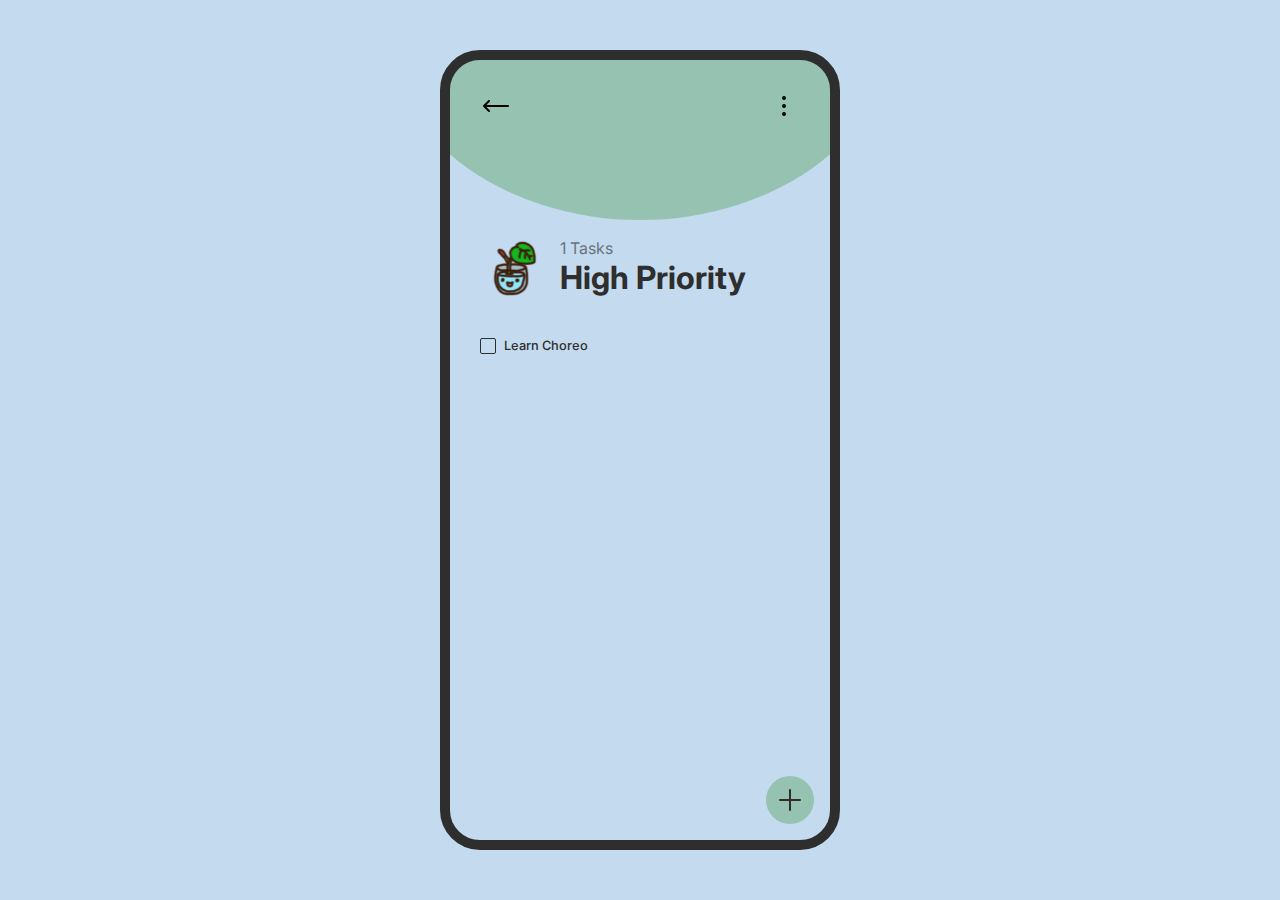
<file: ToDoListHTML/index.html>
<!DOCTYPE html>
<html lang="en">
    <head>
        <meta charset="UTF-8">
        <meta name="viewport" content="width=device-width, initial-scale=1.0">
        <link rel="stylesheet" href="style.css">
        <title>Todo List Application</title>
    </head>
    <body>
        <div class="wrapper show-category">         <!--the phone screen-->
            <div class="screen-backdrop"></div>
            <div class="screen home-screen">
                <div class="head-wrapper">
                    <div class="menu-btn">
                        <svg
                            xmlns="https://www.w3.org/2000/svg"
                            fill="none"
                            viewBox="0 0 24 24"
                            stroke-width="1.5"
                            stroke="currentColor"
                            class="w-6 h-6"
                        >
                            <path
                                stroke-linecap="round"
                                stroke-linejoin="round"
                                d="M3.75 6.75h16.6M3.75 12h16.5m-16.5 5.25H12"
                            />        
                        </svg>
                    </div>
                    <a href="garden.html">Visit My Garden!</a>
                    <div class="welcome">
                        <div class="content">
                            <h1>Hello Wenjie</h1>
                            <p>Today you have <span class="totalTasks">5</span> tasks</p>
                        </div>
                        <div class="img">
                            <div class="backdrop"></div>
                            <img src="icons/girl-leave.PNG" alt="">
                            <h6> Score: <span class="score"></span>5</h6> 
                        </div>
                    </div>
                </div>

                <!-- categories -->
                <div class="categories-wrapper">
                    <div class="categories">
                        <div class="category">
                            <div class="left">
                                <img src="icons/water-plant.PNG" alt="">
                                <div class="content">
                                    <h1>High Priority</h1>
                                    <p>5 Tasks</p>
                                </div>
                            </div>
                            <div class="options">
                                <div class="toggle-btn">
                                    <svg
                                        xmlns="http://www.w3.org/2000/svg"
                                        fill="none"
                                        viewBox="0 0 24 24"
                                        stroke-width="1.5"
                                        stroke="currentColor"
                                        class="w-6 h-6"
                                    >
                                        <path
                                            stroke-linecap="round"
                                            stroke-linejoin="round"
                                            d="M12 6.75a.75.75 0 110-1.5.75.75 0 010 1.5zM12 12.75a.75.75 0 110-1.5.75.75 0 010 1.5zM12 18.75a.75.75 0 110-1.5.75.75 0 010 1.5z"
                                        />
                                    </svg>
                                </div>
                            </div>
                        </div>
                    </div>
                    <div class="categories">
                        <div class="category">
                            <div class="left">
                                <a href="https://open.spotify.com/playlist/37i9dQZF1E4yhpveBnebcw?si=2eaaea4f6b4c4665"> Check out our Lofi Playlist</a>
                            </div>
                        </div>
                    </div>
                </div>
            </div>

            <!-- tasks screen -->
            <div class="screen category-screen">
                <div class="head-wrapper">
                    <div class="back-btn">
                        <svg
                            xmlns="http://www.w3.org/2000/svg"
                            fill="none"
                            viewBox="0 0 24 24"
                            stroke-width="1.5"
                            stroke="currentColor"
                            class="w-6 h-6"
                        >
                            <path
                                stroke-linecap="round"
                                stroke-linejoin="round"
                                d="M6.75 15.75L3 12m0 0l3.75-3.75M3 12h18"
                            />
                        </svg>
                    </div>
                    <div class="options">
                        <svg
                            xmlns="http://www.w3.org/2000/svg"
                            fill="none"
                            viewBox="0 0 24 24"
                            stroke-width="1.5"
                            stroke="currentColor"
                            class="w-6 h-6"
                        >
                            <path
                                stroke-linecap="round"
                                stroke-linejoin="round"
                                d="M12 6.75a.75.75 0 110-1.5.75.75 0 010 1.5zM12 12.75a.75.75 0 110-1.5.75.75 0 010 1.5zM12 18.75a.75.75 0 110-1.5.75.75 0 010 1.5z"
                            />
                        </svg>
                    </div>
                </div>
                <div class="category-details">
                    <img src="icons/water-plant.PNG" alt="" id="category-img">
                    <div class="details">
                        <p class="category-tasks">8 tasks</p>
                        <h1 class="category-title">High Priority</h1>
                    </div>
                </div>
                <div class="tasks-wrapper">
                    <div class="tasks">
                        <div class="task-wrapper">
                            <label for="task" class="task">
                                <input type="checkbox" name="" id="task">
                                <span class="checkmark">
                                    <svg
                                        xmlns="http://www.w3.org/2000/svg"
                                        fill="none"
                                        viewBox="0 0 24 24"
                                        stroke-width="1.5"
                                        stroke="currentColor"
                                        class="w-6 h-6"
                                    >
                                        <path
                                            stroke-linecap="round"
                                            stroke-linejoin="round"
                                            d="M4.5 12.75l6 6 9-13.5"
                                        />
                                    </svg>
                                </span>
                                <p>Finish CS2040 Lab</p>
                            </label>
                            <div class="delete">
                                <svg
                                    xmlns="http://www.w3.org/2000/svg"
                                    fill="none"
                                    viewBox="0 0 24 24"
                                    stroke-width="1.5"
                                    stroke="currentColor"
                                    class="w-6 h-6"
                                >
                                    <path
                                        stroke-linecap="round"
                                        stroke-linejoin="round"
                                        d="M14.74 9l-.346 9m-4.788 0L9.26 9m9.968-3.21c.342.052.682.107 1.022.166m-1.022-.165L18.16 19.673a2.25 2.25 0 01-2.244 2.077H8.084a2.25 2.25 0 01-2.244-2.077L4.772 5.79m14.456 0a48.108 48.108 0 00-3.478-.397m-12 .562c.34-.059.68-.114 1.022-.165m0 0a48.11 48.11 0 013.478-.397m7.5 0v-.916c0-1.18-.91-2.164-2.09-2.201a51.964 51.964 0 00-3.32 0c-1.18.037-2.09 1.022-2.09 2.201v.916m7.5 0a48.667 48.667 0 00-7.5 0"
                                    />
                                </svg>
                            </div>
                        </div>
                    </div>
                </div>
            </div>

            <!-- add task btn -->
            <div class="add-task-btn">
                <svg
                    xmlns="http://www.w3.org/2000/svg"
                    fill="none"
                    viewBox="0 0 24 24"
                    stroke-width="1.5"
                    stroke="currentColor"
                    class="w-6 h-6"
                >
                    <path
                        stroke-linecap="round"
                        stroke-linejoin="round"
                        d="M12 4.5v15m7.5-7.5h-15"
                    />
                </svg>
            </div>

            <!-- backdrop -->
            <div class="black-backdrop"></div>
            <!-- add task form -->
            <div class="add-task">
                <div class="add-task-backdrop"></div>
                <h1 class="heading">Add Task</h1>
                <div class="input-group">
                    <label for="task-input">Task</label>
                    <input type="text" id="task-input" required />
                </div>
                <div class="input-group">
                    <label for="category-select">Priority Level</label>
                    <select name="" id="category-select"></select>
                </div>
                <div class="btns">
                    <button class="cancel-btn">Cancel</button>
                    <button class="add-btn">Add</button>
                </div>
            </div>
        </div>

        <script src="script.js"></script>
    </body>
    </html>
</file>
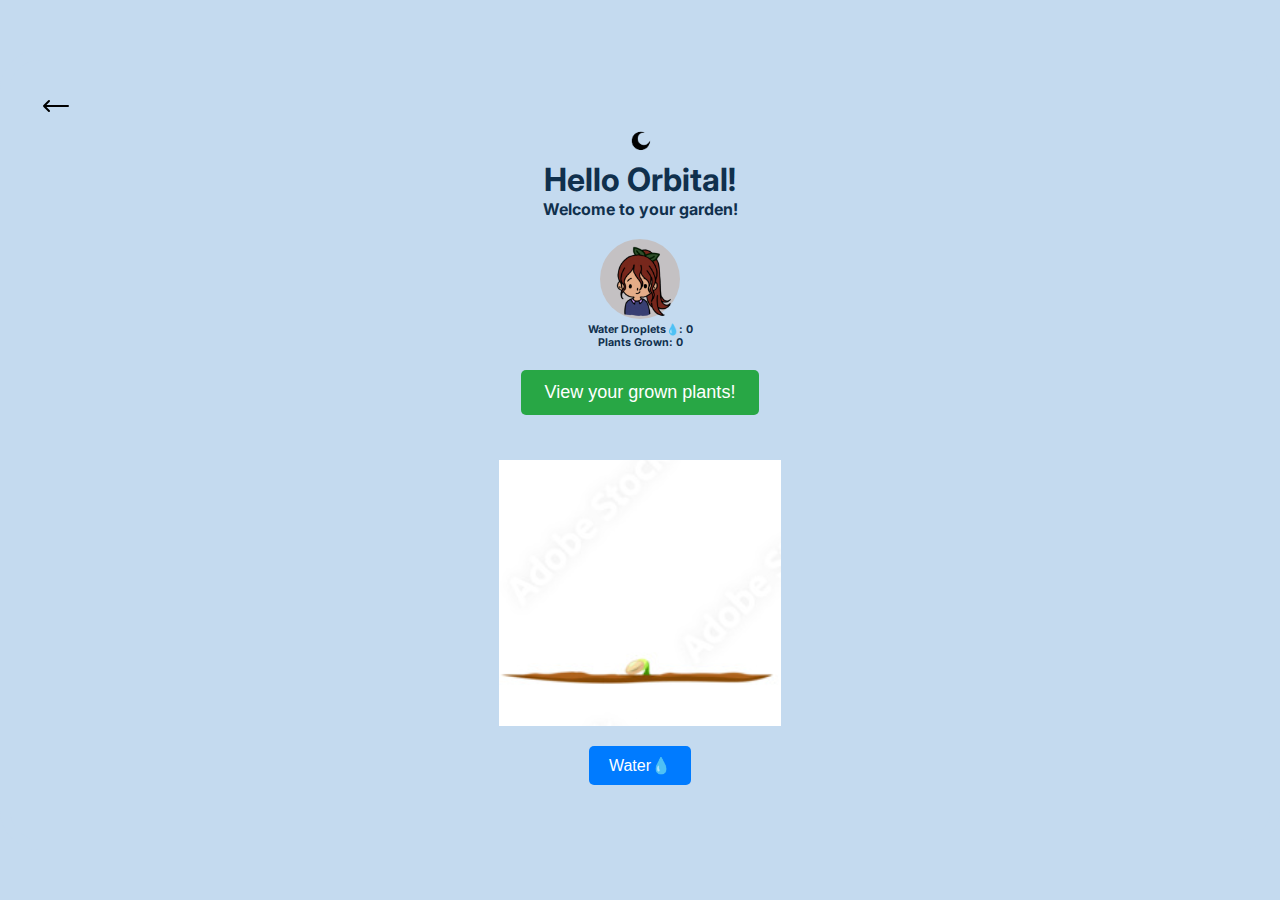
<file: ToDoListHTML/garden.html>
<!DOCTYPE html>
<html lang="en">

<head>
    <meta charset="UTF-8">
    <meta name="viewport" content="width=device-width, initial-scale=1.0">
    <link rel="stylesheet" href="garden.css">
    <title>My Garden</title>
    <style>
        /* Modal background overlay */
        .modal {
            display: none; /* Hidden by default */
            position: fixed; /* Stay in place */
            z-index: 1000; /* Sit on top */
            left: 0;
            top: 0;
            width: 100%; /* Full width */
            height: 100%; /* Full height */
            overflow: auto; /* Enable scroll if needed */
            background-color: rgba(0, 0, 0, 0.4); /* Black with opacity */
        }

        /* Modal content box */
        .modal-content {
            background-color: #fefefe;
            margin: 15% auto; /* 15% from the top and centered */
            padding: 20px;
            border: 1px solid #888;
            width: 80%; /* Could be more or less, depending on screen size */
            max-width: 600px; /* Limit max width */
            overflow: auto; /* Add scroll if needed */
            box-shadow: 0px 4px 8px rgba(0, 0, 0, 0.2); /* Optional shadow */
        }

        /* Close button */
        .close {
            color: #aaa;
            float: right;
            font-size: 28px;
            font-weight: bold;
        }

        .close:hover,
        .close:focus {
            color: black;
            text-decoration: none;
            cursor: pointer;
        }
    </style>
</head>

<body>
    <div class="wrapper">
        <div class="screen home-screen">
            <div class="head-wrapper">
                <div class="back-btn">
                    <svg xmlns="http://www.w3.org/2000/svg" fill="none" viewBox="0 0 24 24" stroke-width="1.5" stroke="currentColor" class="w-6 h-6">
                        <path stroke-linecap="round" stroke-linejoin="round" d="M6.75 15.75L3 12m0 0l3.75-3.75M3 12h18" />
                    </svg>
                </div>
            </div>
            <div class="welcome">
                <div class="content">
                    <img src="icons/moon.PNG" id="mode">
                    <h1>Hello Orbital!</h1>
                    <h4>Welcome to your garden!</h4>
                </div>
                <div class="img">
                    <div class="backdrop"></div>
                    <img src="icons/girl-leave.PNG" alt="">
                    <h6> Water Droplets💧: <span class="score"></span></h6>
                    <h6> Plants Grown: <span class="plants-grown"></span></h6>
                </div>
                <div class="top-right-button">
                    <button id="view-plants-button">View your grown plants!</button>
                </div>
            </div>
        </div>

        <div class="garden-center">
            <img src="" alt="" id="plant-image">
            <button id="water-button">Water💧</button>
        </div>
        <!-- <button id="reset-counter-button">Reset Plant Counter</button> --> <!-- Debugging / reset button -->

        <!-- Series Selection Modal -->
        <div id="series-selection-modal" class="modal">
            <div class="modal-content">
                <span class="close">&times;</span>
                <h2>Choose Your Plant Series</h2>
                <form id="series-form">
                    <!-- Options will be populated dynamically -->
                    <button type="submit">Submit</button>
                </form>
            </div>
        </div>
    </div>

    <script>
        document.addEventListener("DOMContentLoaded", function() {
            // Back button functionality
            const backBtn = document.querySelector(".back-btn");
            backBtn.addEventListener("click", function() {
                window.location.href = "main.html"; // Replace with your main.html file path
            });

            // View plants button functionality
            const viewPlantsButton = document.getElementById("view-plants-button");
            viewPlantsButton.addEventListener("click", function() {
                window.location.href = "plants.html"; // Replace with your plants.html file path
            });

            // Dark mode toggle functionality
            var mode = document.getElementById("mode");
            mode.onclick = function () {
                document.body.classList.toggle("dark-theme");
                mode.src = document.body.classList.contains("dark-theme") ? "icons/sun.PNG" : "icons/moon.PNG";
            }

            // Plant images based on series fix PNG
            var plantImages = {
                basic1: ["icons/l1seed.png", "icons/l2seed.png", "icons/l3seed.png", "icons/l4seed.png", "icons/l5seed.png", "icons/l6seed.png"],
                basic2: ["icons/l1flower.png", "icons/l2flower.png", "icons/l3flower.png", "icons/l4flower.png", "icons/l5flower.png", "icons/l6flower.png"],
                basic3: [
        "icons/l1lily.PNG", 
        "icons/l2lily.PNG", 
        "icons/l3lily.PNG", 
        "icons/l4lily.PNG", 
        "icons/l5lily.PNG", 
        "icons/l6lily.PNG"
    ],
    basic4: [
        "icons/l1rose.PNG", 
        "icons/l2rose.PNG", 
        "icons/l3rose.PNG", 
        "icons/l4rose.PNG", 
        "icons/l5rose.PNG", 
        "icons/l6rose.PNG"
    ],
    basic5: [
        "icons/l1sunflower.PNG", 
        "icons/l2sunflower.PNG", 
        "icons/l3sunflower.PNG", 
        "icons/l4sunflower.PNG", 
        "icons/l5sunflower.PNG", 
        "icons/l6sunflower.PNG"
    ]

            };

            // Initialize variables from localStorage
            var currentSeries = localStorage.getItem("currentSeries") || "basic1";
            var plantImage = document.getElementById("plant-image");
            var waterButton = document.getElementById("water-button");
            var scoreSpan = document.querySelector(".score");
            var plantsGrownSpan = document.querySelector(".plants-grown");
            var seriesSelectionModal = document.getElementById("series-selection-modal");
            var seriesForm = document.getElementById("series-form");
            var closeModal = document.querySelector(".close");

            var score = parseInt(localStorage.getItem("waterDroplets")) || 0;
            var grownPlants = JSON.parse(localStorage.getItem("grownPlants")) || [];
            var currentImageIndex = parseInt(localStorage.getItem("currentImageIndex")) || 0;

            // Set score and grown plants count
            scoreSpan.textContent = score;
            plantsGrownSpan.textContent = grownPlants.length;

            // Set the initial plant image
            if (plantImages[currentSeries] && plantImages[currentSeries][currentImageIndex]) {
                plantImage.src = plantImages[currentSeries][currentImageIndex];
            } else {
                console.error("Image not found for the current series and index.");
            }

            // Populate the series selection modal
            var unlockedSeries = JSON.parse(localStorage.getItem("unlockedSeries")) || [];
            var seriesForm = document.getElementById("series-form");
            var seriesOptions = Object.keys(plantImages);

            seriesOptions.forEach(function(series) {
                if (unlockedSeries.includes(series) || series === "basic1") {
                    var label = document.createElement("label");
                    var input = document.createElement("input");
                    input.type = "radio";
                    input.name = "series";
                    input.value = series;
                    input.checked = series === currentSeries;
                    label.appendChild(input);
                    label.appendChild(document.createTextNode(` ${series === "basic1" ? "Basic 1 (Seed Series)" : "Basic 2 (Flower Series)"}`));
                    seriesForm.insertBefore(label, seriesForm.querySelector("button"));
                    seriesForm.appendChild(document.createElement("br"));
                }
            });

            // Water button functionality
            waterButton.addEventListener("click", function () {
                if (score > 0) {
                    score--;
                    localStorage.setItem("waterDroplets", score);
                    scoreSpan.textContent = score;

                    if (plantImage.src.endsWith(plantImages[currentSeries][plantImages[currentSeries].length - 1])) {
                        grownPlants.push(plantImages[currentSeries][currentImageIndex]);
                        localStorage.setItem("grownPlants", JSON.stringify(grownPlants));
                        plantsGrownSpan.textContent = grownPlants.length;

                        seriesSelectionModal.style.display = 'block';
                    } else {
                        currentImageIndex = (currentImageIndex + 1) % plantImages[currentSeries].length;
                        localStorage.setItem("currentImageIndex", currentImageIndex);
                        plantImage.src = plantImages[currentSeries][currentImageIndex];
                    }
                } else {
                    alert("No more water droplets left!");
                }
            });

            // Series selection form submission
            seriesForm.addEventListener("submit", function (e) {
                e.preventDefault();
                var selectedSeries = document.querySelector('input[name="series"]:checked').value;
                if (selectedSeries) {
                    currentSeries = selectedSeries;
                    currentImageIndex = 0;
                    localStorage.setItem("currentSeries", currentSeries);
                    localStorage.setItem("currentImageIndex", currentImageIndex);
                    plantImage.src = plantImages[currentSeries][currentImageIndex];

                    seriesSelectionModal.style.display = 'none';

                    // Update the unlocked series
                    let unlockedSeries = JSON.parse(localStorage.getItem("unlockedSeries")) || [];
                    if (!unlockedSeries.includes(selectedSeries)) {
                        unlockedSeries.push(selectedSeries);
                        localStorage.setItem("unlockedSeries", JSON.stringify(unlockedSeries));
                    }
                }
            });

            // Close modal functionality
            closeModal.addEventListener("click", function() {
                seriesSelectionModal.style.display = 'none';
            });

            // Reset button functionality
            var resetCounterButton = document.getElementById("reset-counter-button");
            resetCounterButton.addEventListener("click", function() {
                // Clear grown plants data from localStorage
                localStorage.removeItem("grownPlants");
                // Reset the counter display
                plantsGrownSpan.textContent = "0";
                // Optional: Reset current series or other related data
                currentImageIndex = 0;
                localStorage.setItem("currentImageIndex", currentImageIndex);
                if (plantImages[currentSeries] && plantImages[currentSeries][currentImageIndex]) {
                    plantImage.src = plantImages[currentSeries][currentImageIndex];
                }
            });
        });
    </script>
</body>

</html>
</file>
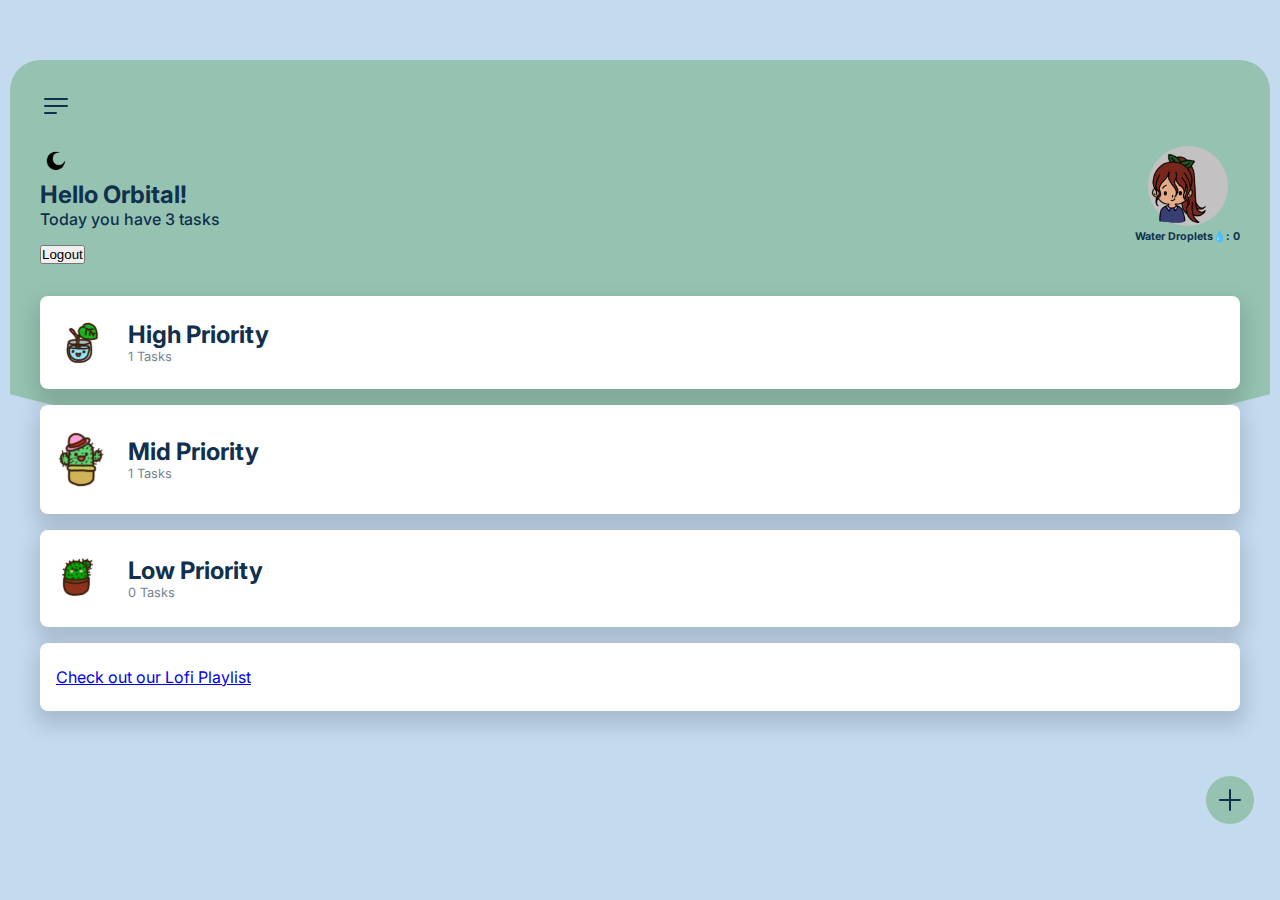
<file: ToDoListHTML/main.html>
<!DOCTYPE html>
<html lang="en">
<head>
    <meta charset="UTF-8">
    <meta name="viewport" content="width=device-width, initial-scale=1.0">
    <link rel="stylesheet" href="main.css">
    <title>Todo List Application</title>
</head>
<body>
    <div class="wrapper">
        <div class="screen-backdrop"></div>
        <div class="screen home-screen">
            <div class="head-wrapper">
                <div class="menu-btn">
                    <svg
                        xmlns="https://www.w3.org/2000/svg"
                        fill="none"
                        viewBox="0 0 24 24"
                        stroke-width="1.5"
                        stroke="currentColor"
                        class="w-6 h-6"
                    >
                        <path
                            stroke-linecap="round"
                            stroke-linejoin="round"
                            d="M3.75 6.75h16.5M3.75 12h16.5m-16.5 5.25H12"
                        />
                    </svg>
                </div>
                <div class="menu">
                    <nav class="side-menu">
                        <ul>
                            <li><a href="garden.html">Visit My Garden!</a></li>
                        </ul>
                        <ul>
                            <li><a href="shop.html">Leafy's Shop</a></li>
                        </ul>
                    </nav>
                </div>
                <div class="welcome">
                    <div class="content">
                        <img src="icons/moon.PNG" id="mode">
                        <h1>Hello Orbital!</h1>
                        <p>Today you have <span class="totalTasks">0</span> tasks</p>
                    </div>
                    <!--<button onclick ="reset()" >reset</button>-->
                    <div class="img">
                        <div class="backdrop"></div>
                        <img src="icons/girl-leave.PNG" alt="">
                        <h6> Water Droplets💧: <span class="score"></span></h6> 
                    </div>
                </div>
                <!-- Add the logout and reset buttons here -->
                <div class="user-actions">
                    <!--<button onclick="resetTasks()">Reset Tasks</button>-->
                    <button onclick="logout()">Logout</button>
                </div>
            </div>
            <!-- categories -->
            <div class="categories-wrapper">
                <div class="categories">
                    <div class="category">
                        <div class="left">
                            <img src="icons/water-plant.PNG" alt="">
                            <div class="content">
                                <h1>High Priority</h1>
                                <p>0 Tasks</p>
                            </div>
                        </div>
                        <div class="options">
                            <div class="toggle-btn">
                                <svg xmlns="http://www.w3.org/2000/svg" fill="none" viewBox="0 0 24 24" stroke-width="1.5" stroke="currentColor" class="w-6 h-6">
                                    <path stroke-linecap="round" stroke-linejoin="round" d="M12 6.75a.75.75 0 110-1.5.75.75 0 010 1.5zM12 12.75a.75.75 0 110-1.5.75.75 0 010 1.5zM12 18.75a.75.75 0 110-1.5.75.75 0 010 1.5z" />
                                </svg>
                            </div>
                        </div>
                    </div>
                </div>
                <div class="categories">
                    <div class="category">
                        <div class="left">
                            <a href="https://open.spotify.com/playlist/37i9dQZF1E4yhpveBnebcw?si=2eaaea4f6b4c4665">Check out our Lofi Playlist</a>
                        </div>
                    </div>
                </div>
            </div>
        </div>
        <!-- tasks screen -->
        <div class="screen category-screen">
            <div class="head-wrapper">
                <div class="back-btn">
                    <svg xmlns="http://www.w3.org/2000/svg" fill="none" viewBox="0 0 24 24" stroke-width="1.5" stroke="currentColor" class="w-6 h-6">
                        <path stroke-linecap="round" stroke-linejoin="round" d="M6.75 15.75L3 12m0 0l3.75-3.75M3 12h18" />
                    </svg>
                </div>
                <div class="options">
                    <svg xmlns="http://www.w3.org/2000/svg" fill="none" viewBox="0 0 24 24" stroke-width="1.5" stroke="currentColor" class="w-6 h-6">
                        <path stroke-linecap="round" stroke-linejoin="round" d="M12 6.75a.75.75 0 110-1.5.75.75 0 010 1.5zM12 12.75a.75.75 0 110-1.5.75.75 0 010 1.5zM12 18.75a.75.75 0 110-1.5.75.75 0 010 1.5z" />
                    </svg>
                </div>
            </div>
            <div class="category-details">
                <img src="icons/water-plant.PNG" alt="" id="category-img">
                <div class="details">
                    <p class="category-tasks">8 tasks</p>
                    <h1 class="category-title">High Priority</h1>
                </div>
            </div>
            <div class="tasks-wrapper">
                <div class="tasks">
                    <div class="task-wrapper">
                        <label for="task" class="task">
                            <input type="checkbox" name="" id="task">
                            <span class="checkmark">
                                <svg xmlns="http://www.w3.org/2000/svg" fill="none" viewBox="0 0 24 24" stroke-width="1.5" stroke="currentColor" class="w-6 h-6">
                                    <path stroke-linecap="round" stroke-linejoin="round" d="M4.5 12.75l6 6 9-13.5" />
                                </svg>
                            </span>
                            <p>Finish CS2040 Lab</p>
                        </label>
                        <div class="delete">
                            <svg xmlns="http://www.w3.org/2000/svg" fill="none" viewBox="0 0 24 24" stroke-width="1.5" stroke="currentColor" class="w-6 h-6">
                                <path stroke-linecap="round" stroke-linejoin="round" d="M14.74 9l-.346 9m-4.788 0L9.26 9m9.968-3.21c.342.052.682.107 1.022.166m-1.022-.165L18.16 19.673a2.25 2.25 0 01-2.244 2.077H8.084a2.25 2.25 0 01-2.244-2.077L4.772 5.79m14.456 0a48.108 48.108 0 00-3.478-.397m-12 .562c.34-.059.68-.114 1.022-.165m0 0a48.11 48.11 0 013.478-.397m7.5 0v-.916c0-1.18-.91-2.164-2.09-2.201a51.964 51.964 0 00-3.32 0c-1.18.037-2.09 1.022-2.09 2.201v.916m7.5 0a48.667 48.667 0 00-7.5 0" />
                            </svg>
                        </div>
                    </div>
                </div>
            </div>
        </div>
        <!-- add task btn -->
        <div class="add-task-btn">
            <svg xmlns="http://www.w3.org/2000/svg" fill="none" viewBox="0 0 24 24" stroke-width="1.5" stroke="currentColor" class="w-6 h-6">
                <path stroke-linecap="round" stroke-linejoin="round" d="M12 4.5v15m7.5-7.5h-15" />
            </svg>
        </div>
        <!-- backdrop -->
        <div class="black-backdrop"></div>
        <!-- add task form -->
        <div class="add-task">
            <div class="add-task-backdrop"></div>
            <h1 class="heading">Add Task</h1>
            <div class="input-group">
                <label for="task-input">Task</label>
                <input type="text" id="task-input" required />
            </div>
            <div class="input-group">
                <label for="category-select">Priority Level</label>
                <select name="" id="category-select"></select>
            </div>
            <div class="btns">
                <button class="cancel-btn">Cancel</button>
                <button class="add-btn">Add</button>
            </div>
        </div>
    </div>
    <script src="main.js"></script>
    <script>
        var mode = document.getElementById("mode");
        mode.onclick = function() {
            document.body.classList.toggle("dark-theme");
            if (document.body.classList.contains("dark-theme")) {
                mode.src = "icons/sun.PNG";
            } else {
                mode.src = "icons/moon.PNG";
            }
        }

        function logout() {
            // Perform any necessary logout actions here
            window.location.href = 'login.html';
        }

        function reset() {
            // Function to reset all tasks
            // You can clear tasks data from local storage or your data structure here
            document.querySelector('.totalTasks').innerText = '0';
            // Update the UI or reload the page if necessary
        }
    </script>
</body>
</html>
</file>
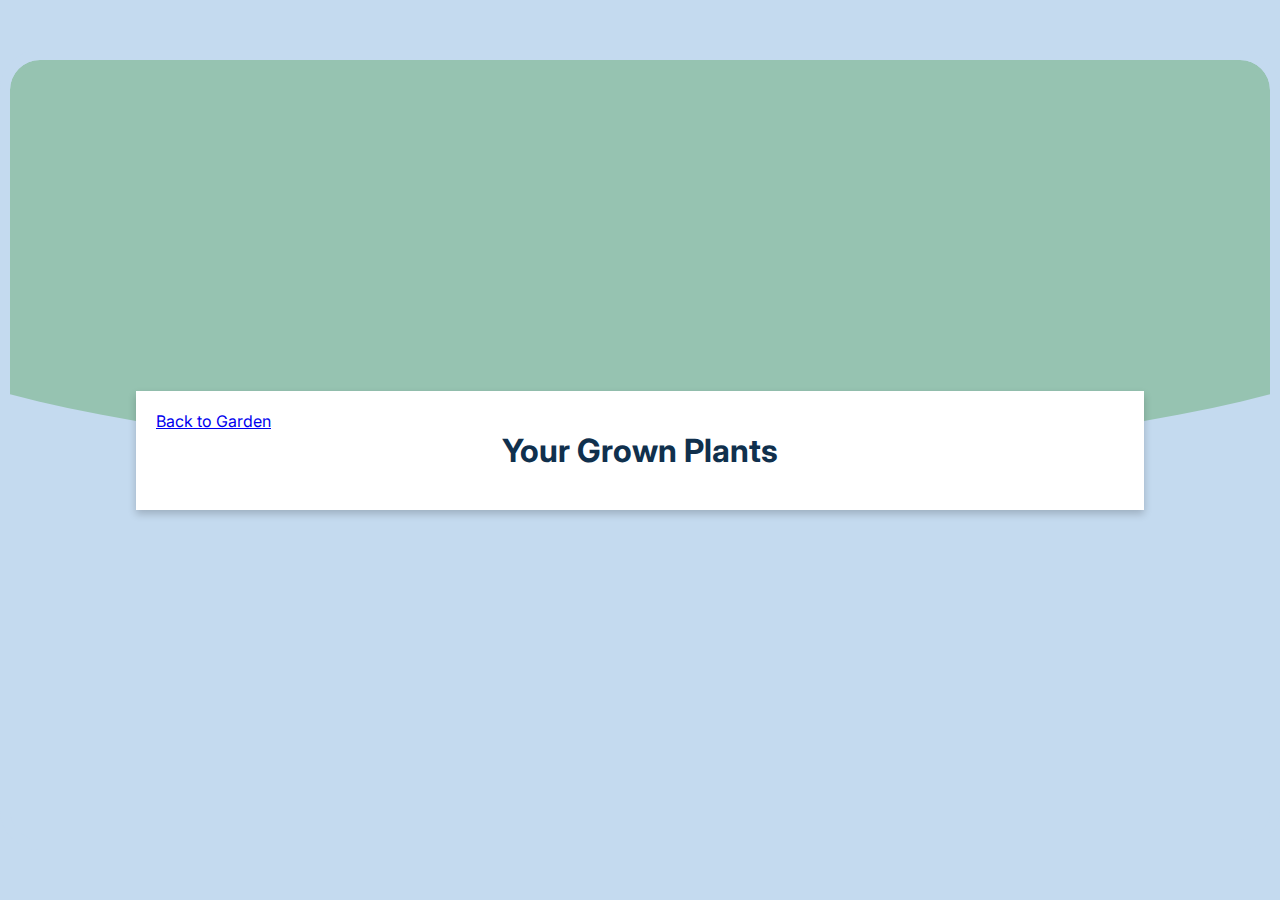
<file: ToDoListHTML/plants.html>
<!DOCTYPE html>
<html lang="en">

<head>
    <meta charset="UTF-8">
    <meta name="viewport" content="width=device-width, initial-scale=1.0">
    <link rel="stylesheet" href="plants.css">
    <title>Plants Grown</title>
</head>

<body>
    <div class="wrapper">
        <div class="screen-backdrop"></div>
        <div class="screen plants-screen">
            <a href="garden.html">Back to Garden</a>
            <div class="plants-list">
                <h1>Your Grown Plants</h1>
                <div class="plants-container" id="plants-container">
                    <!-- Plants will be dynamically added here -->
                </div>
            </div>
        </div>
    </div>

    <script src="main.js"></script>
    <script>
        var plantsContainer = document.getElementById("plants-container");

        window.addEventListener("load", function () {
            var grownPlants = JSON.parse(localStorage.getItem("grownPlants")) || [];
            
            grownPlants.forEach(function(plantImageSrc) {
                var plantImg = document.createElement("img");
                plantImg.src = plantImageSrc;
                plantImg.alt = "Grown plant";
                plantsContainer.appendChild(plantImg);
            });
        });
    </script>
</body>

</html>
</file>
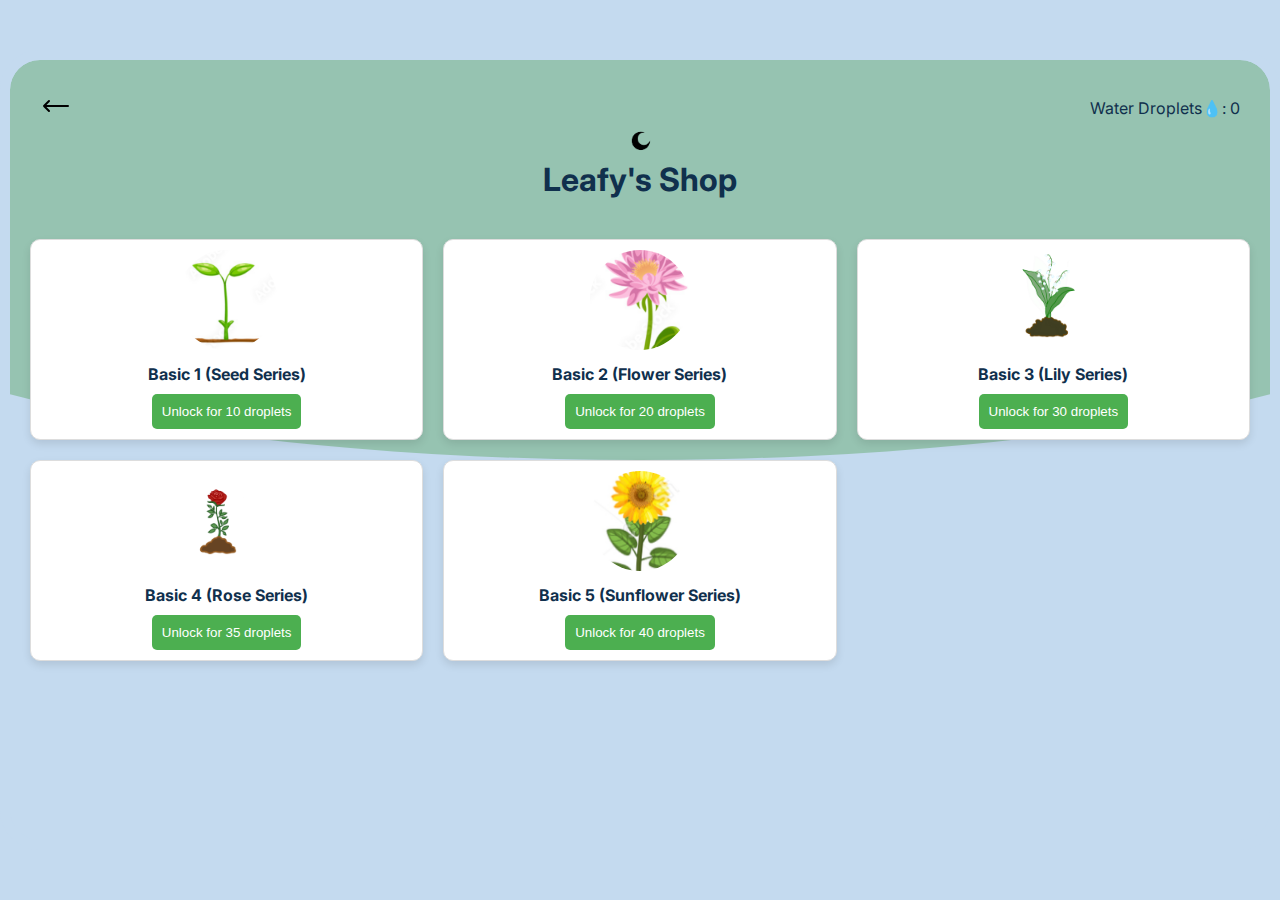
<file: ToDoListHTML/shop.html>
<!DOCTYPE html>
<html lang="en">

<head>
    <meta charset="UTF-8">
    <meta name="viewport" content="width=device-width, initial-scale=1.0">
    <link rel="stylesheet" href="shop.css">
    <title>Leafy's Shop</title>
</head>

<body>
    <div class="wrapper">
        <div class="screen-backdrop"></div>
        <div class="screen home-screen">
            <div class="head-wrapper">
                <div class="back-btn">
                    <svg xmlns="http://www.w3.org/2000/svg" fill="none" viewBox="0 0 24 24" stroke-width="1.5" stroke="currentColor" class="w-6 h-6">
                        <path stroke-linecap="round" stroke-linejoin="round" d="M6.75 15.75L3 12m0 0l3.75-3.75M3 12h18" />
                    </svg>
                </div>
                <!-- Water droplet count display -->
                <div class="water-droplet-count">
                    Water Droplets💧: <span id="droplet-count">0</span>
                </div>
            </div>
            <div class="welcome">
                <div class="content">
                    <img src="icons/moon.PNG" id="mode">
                    <h1>Leafy's Shop</h1>
                </div>
            </div>
        </div>
        <div class="shop-container">
            <!-- Shop items will be dynamically inserted here -->
        </div>
        <!-- Reset button -->
        <div class="reset-container">
            <!--<button id="reset-unlocked-series-button">Reset Unlocked Series</button> -->
        </div>
    </div>
    <script src="shop.js"></script>
</body>

</html>
</file>
<file: ToDoListHTML/style.css>
@import url(https://fonts.googleapis.com/css?family=Inter:100,200,300,regular,500,600,700,800,900);

* {
    margin: 0;
    padding: 0;
    box-sizing: border-box;
}

::-webkit-scrollbar {
    width: 0;
}

body {
    min-height: 100vh;
    color: #2e2e2e;
    display: flex;
    align-items: center;
    justify-content: center;
    background-color: rgb(196, 218, 239);
    font-family: "Inter", sans-serif;
}

.wrapper {
    position: relative;
    height: 100vh;
    width: 100%;
    overflow: hidden;
    padding: 30px 0;
    display: flex;
}

@media (min-width:768px) {
    .wrapper {
        height: 50rem;
        width: 25rem;
        border-radius: 40px;
        border: 10px solid #2e2e2e;
    }
}

.wrapper .screen {
    flex: 1;
    min-width: 100%;
    transition: all 0.3s;
}

.wrapper.show-category .home-screen {
    transform: translateX(-100%);
}

.wrapper.show-category .category-screen {
    transform: translateX(-100%);
}

.wrapper.show-category .screen-backdrop {
    transform: translate(-50%, -60%);
}

.screen-backdrop {
    width: 135%;
    height: 25rem;
    position: absolute;
    top: 0;
    left: 50%;
    z-index: -1;
    transform: translateX(-50%);
    border-radius: 0 0 50% 50%;
    background-color: rgb(150, 195, 177);
    transform: all 0.3s;
}

.head-wrapper {
    padding: 0 30px;
}

.menu-btn {
    width: 2rem;
    cursor: pointer;
    color:#2e2e2e;
}

.welcome {
    display: flex;
    justify-content: space-between;
    margin-top: 20px;
    color: #0f201b;
}

.welcome h1 {
    font-size: 1.5rem;
}

.welcome p {
    font-weight: 500;
}

.welcome .img {
    position: relative;
}

.welcome .img img {
    width: 5rem;
}

.welcome .img .backdrop {
    position: absolute;
    top: 0;
    left: 50%;
    transform: translateX(-50%);
    width: 5rem;
    height: 4.5rem;
    border-radius: 50%;
    background-color: rgb(196, 193, 195);
    z-index: -1;
}

.categories-wrapper {
    margin-top: 1rem;
    height: calc(100% - 8rem);
    padding: 0 30px;
    padding-bottom: 20px;
    overflow: auto;
}

.categories {
    padding-top: 1rem;
    display: flex;
    flex-direction: column;
    gap: 1rem;
}

.category {
    background-color: rgb(255, 255, 255);
    border-radius: 0.5rem;
    padding: 1.5rem 1rem;
    cursor: pointer;
    display: flex;
    justify-content: space-between;
    box-shadow: 0 10px 20px 5px #00000023;
    transition: all 0.3s;
}

.categories .category:hover {
    transform: translateY(-5px);
    box-shadow: 0 10px 20px 5px #00000023;
}

.category .left {
    display: flex;
    gap: 1.5rem;
    align-items: center;
}

.category .left img {
    width: 3rem;
}

.category .content h1 { /*Priority Heading*/
    font-size: 1.5rem;
}

.category .content p { /*Number of tasks under heading*/
    color: rgb(0, 0, 0);
    font-size: 0.8rem;
    opacity: 0.6;
}

.category .options {
    opacity: 0;
    visibility: hidden;
    transition: all 0.3s;
}

.category:hover .options {
    opacity: 1;
    visibility: visible
}

.category .toggle-btn {
    width: 2rem;
    cursor: pointer;
    opacity: 0.6;
}

/* tasks screen */
.category-screen .head-wrapper {
    display: flex;
    justify-content: space-between;
    align-items: center;
}

.category-screen .head-wrapper svg {
    width: 2rem;
    cursor: pointer;
    color: black;
}

.category-details {
    padding: 0 30px;
    margin-top: 7rem;
    display: flex;
    align-items: center;
    gap: 1rem;
}

.category-details img {
    width: 4rem;
}

.category-details .details p {
    opacity: 0.6;
}

/* tasks */
.tasks-wrapper {
    padding: 0 30px;
    margin-top: 1rem;
    height: calc(100% -12rem);
    padding-bottom: 20px;
    overflow: auto;
}

.no-task {
    margin-top: 5rem;
    text-align: center;
    font-size: 1.5rem;
    opacity: 0.6;
}

.tasks {
    padding-top: 1rem;
    display: flex;
    flex-direction: column;
    gap: 1rem;
}

.task-wrapper {
    display: flex;
    justify-content: space-between;
    align-items: center;
}

.task {
    display: flex;
    gap: 0.5rem;
    align-items: center;
    font-size: 0.8rem;
    font-weight: 500;
    width: max-content;
    cursor: pointer;
}

.task input {
    display: none;
}

.task .checkmark {
    width: 1rem;
    height: 1rem;
    border-radius: 2px;
    border: 1px solid #2e2e2e;
    display: flex;
    align-items: center;
    justify-content: center;
}

.task .checkmark svg {
    width: 1rem;
    color: #2e2e2e;
    opacity: 0;
    transition: all 0.3s;
}

.task:hover .checkmark svg {
    opacity: 1;
}

.task .checkmark svg path {
    stroke-width: 3;
}

.task input:checked~.checkmark {
    background-color: #43634d;
}

.task input:checked~.checkmark svg {
    opacity: 1;
    color: aliceblue;
}

.task input:checked~p {
    text-decoration: line-through;
    opacity: 0.6;
}

.task-wrapper .delete {
    min-width: 2rem;
    height: 2rem;
    padding: 0.5rem;
    border-radius: 50%;
    color: #2e2e2e;
    cursor: pointer;
    background-color: rgba(0, 0, 0, 0.031);
    opacity: 0;
    visibility: hidden;
    transition: all 0.3s;
}

.task-wrapper:hover .delete {
    visibility: visible;
    opacity: 1;
}

.task-wrapper .delete:hover {
    color: rgb(255, 0, 0);
    background-color: rgba(0, 0, 0, 0.1);
}

/* add task */
.add-task-btn {
    position: absolute;
    bottom: 1rem;
    right: 1rem;
    width: 3rem;
    height: 3rem;
    border-radius: 50%;
    cursor: pointer;
    display: flex;
    align-items: center;
    justify-content: center;
    background-color: rgb(150, 195, 177);
    transition: all 0.3s;
}

.add-task-btn.active {
    z-index: 1;
    bottom: 20rem;
    transform: rotate(45deg);
}

.add-task-btn:hover {
    transform: scale(1.1);
}

.add-task-btn svg {
    width: 2rem;
    color: #2e2e2e;
}

.add-task {
    position: absolute;
    bottom: -100%;
    left: 0;
    width: 100%;
    padding: 20px 30px;
    transition: all 0.3s;
}

.add-task.active {
    bottom: 0;
}

.add-task .heading {
    font-size: 1.5rem;
    margin-bottom: 1rem;
}

.input-group {
    position: relative;
    margin-bottom: 20px;
}

.input-group input,
.input-group label {
    display: block;
    width: 100%;
}

.input-group input,
.input-group select {
    width: 100%;
    border: 1px solid rgb(196, 218, 239);
    border-radius: 5px;
    padding: 10px;
    font-size: 16px;
}

.input-group label {
    width: max-content;
    padding: 0 5px;
    margin-top: 5px;
    font-size: 14px;
    color: #666;
    margin-bottom: 5px;
}

.btns {
    display: flex;
    gap: 1rem;
    justify-content: flex-end;
    align-items: center;
}

.btns button {
    z-index: 2;
    padding: 8px 10px;
    border-radius: 4px;
    border: none;
    outline: none;
    font-size: 12px;
    font-weight: 600;
    cursor: pointer;
}

.btns button.add-btn {
    background-color: rgb(150, 195, 177);
    color: #2e2e2e;
}

.add-task-backdrop {
    position: absolute;
    bottom: 0;
    left: 50%;
    transform: translateX(-50%);
    width: 135%;
    height: 20rem;
    border-radius: 50% 50% 0 0;
    background-color: #fff;
    border-top: 1px solid ;
}

.black-backdrop {
    position: absolute;
    top: 0;
    left: 0;
    width: 100%;
    height: 100%;
    backdrop-filter: blur(5px);
    background-color: #00000023;
    opacity: 0;
    visibility: hidden;
    transition: all 0.3s;
}

.black-backdrop.active {
    opacity: 1;
    visibility: visible;
}

.center {
    margin: auto;
    width: 15%;
    padding: 10px;
  }
</file>
<file: ToDoListHTML/garden.css>
@import url(https://fonts.googleapis.com/css?family=Inter:100,200,300,regular,500,600,700,800,900);

* {
    margin: 0;
    padding: 0;
    box-sizing: border-box;
}

::-webkit-scrollbar {
    width: 0;
}

body {
    min-height: 100vh;
    color: var(--secondary-color);
    display: flex;
    align-items: center;
    justify-content: center;
    background-color: var(--primary-color);
    font-family: "Inter", sans-serif;
}

.wrapper {
    position: relative;
    height: 100vh;
    width: 100%;
    overflow: hidden;
    padding: 30px 0;
    display: flex;
    flex-direction: column;

}

@media (min-width: 768px) {
    .wrapper {
        height: 50rem;
        width: 90rem;
        border-radius: 40px;
        border: 10px solid var(--primary-color);
    }
}

.screen-backdrop {
    width: 135%;
    height: 25rem;
    position: absolute;
    top: 0;
    left: 50%;
    z-index: -1;
    transform: translateX(-50%);
    border-radius: 0 0 50% 50%;
    background-color: var(--bubble-color);
    transition: all 0.3s;
}

#mode {
    width: 30px;
    cursor: pointer;
}

:root {
    --primary-color: rgb(196, 218, 239);
    --bubble-color: rgb(150, 195, 177);
    --secondary-color: rgb(16, 48, 77);
    --cat-color: rgb(255, 255, 255);
    --add-word: #666;
}

.dark-theme {
    --primary-color: rgb(9, 42, 73);
    --bubble-color: rgb(20, 62, 46);
    --secondary-color: rgb(255, 255, 255);
    --cat-color: rgb(0, 0, 0);
    --add-word: #ffffff;
}

.welcome {
    text-align: center;
    margin-bottom: 20px;
    color: var(--secondary-color);
}

.welcome .content {
    margin-bottom: 20px;
}

.welcome .img {
    position: relative;
    display: inline-block;
}

.welcome .img .backdrop {
    position: absolute;
    top: 0;
    left: 50%;
    transform: translateX(-50%);
    width: 5rem;
    height: 5rem;
    border-radius: 50%;
    background-color: rgb(196, 193, 195);
    z-index: -1;
}

.welcome .img img {
    width: 5rem;
    position: relative;
    z-index: 2;
}

.garden-center {
    display: flex;
    flex-direction: column;
    align-items: center;
    justify-content: center;
    width: 100%;
    height: calc(100vh - 200px); /* Adjust based on your layout */
}

.garden-center img {
    max-width: 100%;
    height: auto;
    margin-bottom: 20px;
}

#water-button {
    padding: 10px 20px;
    font-size: 16px;
    cursor: pointer;
    border: none;
    background-color: #007BFF;
    color: #fff;
    border-radius: 5px;
}

#water-button:hover {
    background-color: #0056b3;
}



.plants-list h1 {
    text-align: center;
    margin-bottom: 20px;
}

.plants-container {
    display: grid;
    grid-template-columns: repeat(auto-fill, minmax(150px, 1fr));
    gap: 20px;
}

.plants-container img {
    width: 100%;
    height: auto;
}

/* Add styles for the "View Your Grown Plants" button */
#view-plants-button {
    padding: 12px 24px;
    font-size: 18px;
    color: #fff;
    background-color: #28a745;
    border: none;
    border-radius: 5px;
    cursor: pointer;
    text-decoration: none;
    display: inline-block;
    margin-top: 20px;
}

#view-plants-button:hover {
    background-color: #218838;
}

/* Styles for the circular "Back to Tasks" button with an icon and text */
.back-to-tasks-button-wrapper {
    position: absolute;
    top: 20px; /* Adjust as needed */
    left: 20px; /* Adjust as needed */
}

.back-to-tasks-button {
    display: flex;
    justify-content: center;
    align-items: center;
    padding: 10px;
    border-radius: 50%;
    background-color: #28a745; /* Background color */
    color: #fff; /* Text color */
    text-decoration: none;
    font-size: 16px; /* Adjust font size as needed */
    text-align: center;
    box-shadow: 0 4px 8px rgba(0, 0, 0, 0.2); /* Optional: Add a shadow for better visibility */
    transition: background-color 0.3s;
}

.back-to-tasks-button:hover {
    background-color: #218838; /* Hover background color */
}

.back-to-tasks-button svg {
    width: 24px; /* Adjust size as needed */
    height: 24px; /* Adjust size as needed */
    margin-right: 8px; /* Space between icon and text */
}

.head-wrapper {
    padding: 0 30px;
    display: flex;
    justify-content: space-between;
    align-items: center;
}

.head-wrapper svg {
    width: 2rem;
    cursor: pointer;
    color: black;
}

/* Modal background overlay */
.modal {
    display: none; /* Hidden by default */
    position: fixed; /* Stay in place */
    z-index: 1000; /* Sit on top */
    left: 0;
    top: 0;
    width: 100%; /* Full width */
    height: 100%; /* Full height */
    overflow: auto; /* Enable scroll if needed */
    background-color: rgba(0,0,0,0.4); /* Black with opacity */
}

/* Modal content box */
.modal-content {
    background-color: #fefefe;
    margin: 15% auto; /* 15% from the top and centered */
    padding: 20px;
    border: 1px solid #888;
    width: 80%; /* Could be more or less, depending on screen size */
    max-width: 600px; /* Limit max width */
    overflow: auto; /* Add scroll if needed */
    box-shadow: 0px 4px 8px rgba(0,0,0,0.2); /* Optional shadow */
}

/* Close button */
.close {
    color: #aaa;
    float: right;
    font-size: 28px;
    font-weight: bold;
}

.close:hover,
.close:focus {
    color: black;
    text-decoration: none;
    cursor: pointer;
}
</file>
<file: ToDoListHTML/main.css>
@import url(https://fonts.googleapis.com/css?family=Inter:100,200,300,regular,500,600,700,800,900);

* {
    margin: 0;
    padding: 0;
    box-sizing: border-box;
}

::-webkit-scrollbar {
    width: 0;
}

body {
    min-height: 100vh;
    color: var(--secondary-color);
    display: flex;
    align-items: center;
    justify-content: center;
    background-color: var(--primary-color);
    font-family: "Inter", sans-serif;
}

.wrapper {
    position: relative;
    height: 100vh;
    width: 100%;
    overflow: hidden;
    padding: 30px 0;
    display: flex;
}

@media (min-width:768px) {
    .wrapper {
        height: 50rem;
        width: 90rem;
        border-radius: 40px;
        border: 10px solid var(--primary-color);
    }
}

.wrapper .screen {
    flex: 1;
    min-width: 100%;
    transition: all 0.3s;
}

.wrapper.show-category .home-screen {
    transform: translateX(-100%);
}

.wrapper.show-category .category-screen {
    transform: translateX(-100%);
}

.wrapper.show-category .screen-backdrop {
    transform: translate(-50%, -60%);
}

/* light mode dark mode */
#mode {
    width: 30px;
    cursor: pointer;
}

:root {
    --primary-color: rgb(196, 218, 239);
    --bubble-color: rgb(150, 195, 177);
    --secondary-color: rgb(16, 48, 77);
    --cat-color: rgb(255, 255, 255);
    --add-word: #666;
}

.dark-theme {
    --primary-color: rgb(9, 42, 73);
    --bubble-color: rgb(20, 62, 46);
    --secondary-color: rgb(255, 255, 255);
    --cat-color: rgb(0, 0, 0);
    --add-word: #ffffff;
}

.screen-backdrop {
    width: 135%;
    height: 25rem;
    position: absolute;
    top: 0;
    left: 50%;
    z-index: -1;
    transform: translateX(-50%);
    border-radius: 0 0 50% 50%;
    background-color: var(--bubble-color);
    transform: all 0.3s;
}

.head-wrapper {
    padding: 0 30px;
}

.menu-btn {
    width: 2rem;
    cursor: pointer;
    color: var(--secondary-color);
}

/* side menu */

.side-menu {
    position: fixed;
    top: 0;
    left: -250px; /* Initially hidden off-screen */
    width: 250px;
    height: 100vh;
    background-color: var(--cat-color);
    transition: left 0.3s ease; /* Smooth slide-in animation */
    z-index: 1000; /* Ensure it's above other content */
}

.side-menu.show {
    left: 0; /* Slide in when 'show' class is present */
}

.side-menu ul {
    list-style-type: none;
    padding: 0;
    margin: 20px 0; /* Optional: Add margin to the list */
}

.side-menu ul li {
    padding: 10px;
}

.side-menu ul li a {
    text-decoration: none;
    color: var(--secondary-color);
    display: block;
    padding: 10px;
    transition: background-color 0.3s ease; /* Smooth background transition */
}

.side-menu ul li a:hover {
    background-color: #ddd; /* Example: Highlight on hover */
}

.welcome {
    display: flex;
    justify-content: space-between;
    margin-top: 20px;
    color: var(--secondary-color);
}

.welcome h1 {
    font-size: 1.5rem;
}

.welcome p {
    font-weight: 500;
}

.welcome .img {
    position: relative;
}

.welcome .img img {
    width: 5rem;
}

.welcome .img .backdrop {
    position: absolute;
    top: 0;
    left: 50%;
    transform: translateX(-50%);
    width: 5rem;
    height: 5rem;
    border-radius: 50%;
    background-color: rgb(196, 193, 195);
    z-index: -1;
}

.categories-wrapper {
    margin-top: 1rem;
    height: calc(100% - 8rem);
    padding: 0 30px;
    padding-bottom: 20px;
    overflow: auto;
}

.categories {
    padding-top: 1rem;
    display: flex;
    flex-direction: column;
    gap: 1rem;
}

.category {
    background-color: var(--cat-color);
    border-radius: 0.5rem;
    padding: 1.5rem 1rem;
    cursor: pointer;
    display: flex;
    justify-content: space-between;
    box-shadow: 0 10px 20px 5px #00000023;
    transition: all 0.3s;
}

.categories .category:hover {
    transform: translateY(-5px);
    box-shadow: 0 10px 20px 5px #00000023;
}

.category .left {
    display: flex;
    gap: 1.5rem;
    align-items: center;
}

.category .left img {
    width: 3rem;
}

.category .content h1 {
    /*Priority Heading*/
    font-size: 1.5rem;
}

.category .content p {
    /*Number of tasks under heading*/
    color: var(--secondary-color);
    font-size: 0.8rem;
    opacity: 0.6;
}

.category .options {
    opacity: 0;
    visibility: hidden;
    transition: all 0.3s;
}

.category:hover .options {
    opacity: 1;
    visibility: visible
}

.category .toggle-btn {
    width: 2rem;
    cursor: pointer;
    opacity: 0.6;
}

/* tasks screen */
.category-screen .head-wrapper {
    display: flex;
    justify-content: space-between;
    align-items: center;
}

.category-screen .head-wrapper svg {
    width: 2rem;
    cursor: pointer;
    color: black;
}

.category-details {
    padding: 0 30px;
    margin-top: 7rem;
    display: flex;
    align-items: center;
    gap: 1rem;
}

.category-details img {
    width: 4rem;
}

.category-details .details p {
    opacity: 0.6;
}

/* tasks */
.tasks-wrapper {
    padding: 0 30px;
    margin-top: 1rem;
    height: calc(100% -12rem);
    padding-bottom: 20px;
    overflow: auto;
}

.no-task {
    margin-top: 5rem;
    text-align: center;
    font-size: 1.5rem;
    opacity: 0.6;
}

.tasks {
    padding-top: 1rem;
    display: flex;
    flex-direction: column;
    gap: 1rem;
}

.task-wrapper {
    display: flex;
    justify-content: space-between;
    align-items: center;
}

.task {
    display: flex;
    gap: 0.5rem;
    align-items: center;
    font-size: 0.8rem;
    font-weight: 500;
    width: max-content;
    cursor: pointer;
}

.task input {
    display: none;
}

.task .checkmark {
    width: 1rem;
    height: 1rem;
    border-radius: 2px;
    border: 1px solid var(--secondary-color);
    display: flex;
    align-items: center;
    justify-content: center;
}

.task .checkmark svg {
    width: 1rem;
    color: var(--secondary-color);
    opacity: 0;
    transition: all 0.3s;
}

.task:hover .checkmark svg {
    opacity: 1;
}

.task .checkmark svg path {
    stroke-width: 3;
}

.task input:checked~.checkmark {
    background-color: #43634d;
}

.task input:checked~.checkmark svg {
    opacity: 1;
    color: aliceblue;
}

.task input:checked~p {
    text-decoration: line-through;
    opacity: 0.6;
}

.task-wrapper .delete {
    min-width: 2rem;
    height: 2rem;
    padding: 0.5rem;
    border-radius: 50%;
    color: var(--secondary-color);
    cursor: pointer;
    background-color: rgba(0, 0, 0, 0.031);
    opacity: 0;
    visibility: hidden;
    transition: all 0.3s;
}

.task-wrapper:hover .delete {
    visibility: visible;
    opacity: 1;
}

.task-wrapper .delete:hover {
    color: rgb(255, 0, 0);
    background-color: rgba(0, 0, 0, 0.1);
}

/* add task */
.add-task-btn {
    position: absolute;
    bottom: 1rem;
    right: 1rem;
    width: 3rem;
    height: 3rem;
    border-radius: 50%;
    cursor: pointer;
    display: flex;
    align-items: center;
    justify-content: center;
    background-color: var(--bubble-color);
    transition: all 0.3s;
}

.add-task-btn.active {
    z-index: 1;
    bottom: 20rem;
    transform: rotate(45deg);
}

.add-task-btn:hover {
    transform: scale(1.1);
}

.add-task-btn svg {
    width: 2rem;
    color: var(--secondary-color);
}

.add-task {
    position: absolute;
    bottom: -100%;
    left: 0;
    width: 100%;
    padding: 20px 30px;
    transition: all 0.3s;
}

.add-task.active {
    bottom: 0;
}

.add-task .heading {
    font-size: 1.5rem;
    margin-bottom: 1rem;
}

.input-group {
    position: relative;
    margin-bottom: 20px;
}

.input-group input,
.input-group label {
    display: block;
    width: 100%;
}

.input-group input,
.input-group select {
    width: 100%;
    border: 1px solid rgb(24, 27, 30);
    border-radius: 5px;
    padding: 10px;
    font-size: 16px;
}

.input-group label {
    width: max-content;
    padding: 0 5px;
    margin-top: 5px;
    font-size: 14px;
    color: var(--add-word);
    margin-bottom: 5px;
}

.btns {
    display: flex;
    gap: 1rem;
    justify-content: flex-end;
    align-items: center;
}

.btns button {
    z-index: 2;
    padding: 8px 10px;
    border-radius: 4px;
    border: none;
    outline: none;
    font-size: 12px;
    font-weight: 600;
    cursor: pointer;
}

.btns button.add-btn {
    background-color: var(--bubble-color);
    color: var(--secondary-color);
}

.add-task-backdrop {
    position: absolute;
    bottom: 0;
    left: 50%;
    transform: translateX(-50%);
    width: 135%;
    height: 20rem;
    border-radius: 50% 50% 0 0;
    background-color: var(--primary-color);
    border-top: 1px solid;
}

.black-backdrop {
    position: absolute;
    top: 0;
    left: 0;
    width: 100%;
    height: 100%;
    backdrop-filter: blur(5px);
    background-color: #00000023;
    opacity: 0;
    visibility: hidden;
    transition: all 0.3s;
}

.black-backdrop.active {
    opacity: 1;
    visibility: visible;
}

.center {
    margin: auto;
    width: 15%;
    padding: 10px;
}

.garden-center {
    display: flex;
    justify-content: center;
    align-items: center;
    height: 100vh;
    /* Adjust based on your layout */
}

#water-button {
    padding: 10px 20px;
    font-size: 16px;
    cursor: pointer;
}
/* New styles for the circular "Garden" button with an icon and text */
.garden-button-wrapper {
    position: absolute;
    top: 20px; /* Adjust as needed */
    left: 20px; /* Adjust as needed */
}

.garden-button {
    display: flex;
    justify-content: center;
    align-items: center;
    width: 100px; /* Adjust size as needed */
    height: 60px; /* Adjust size as needed */
    border-radius: 30px; /* Rounded edges */
    background-color: #28a745; /* Background color */
    color: #fff; /* Text color */
    text-decoration: none;
    font-size: 16px; /* Adjust font size as needed */
    text-align: center;
    padding: 10px;
    box-shadow: 0 4px 8px rgba(0, 0, 0, 0.2); /* Optional: Add a shadow for better visibility */
    transition: background-color 0.3s;
}

.garden-button:hover {
    background-color: #218838; /* Hover background color */
}

.garden-button svg {
    width: 24px; /* Adjust size as needed */
    height: 24px; /* Adjust size as needed */
    margin-right: 8px; /* Space between icon and text */
}
</file>
<file: ToDoListHTML/plants.css>
@import url(https://fonts.googleapis.com/css?family=Inter:100,200,300,regular,500,600,700,800,900);

* {
    margin: 0;
    padding: 0;
    box-sizing: border-box;
}

::-webkit-scrollbar {
    width: 0;
}

body {
    min-height: 100vh;
    color: var(--secondary-color);
    display: flex;
    align-items: center;
    justify-content: center;
    background-color: var(--primary-color);
    font-family: "Inter", sans-serif;
}

.wrapper {
    position: relative;
    height: 100vh;
    width: 100%;
    overflow: hidden;
    padding: 30px 0;
    display: flex;
    flex-direction: column;
    align-items: center;
    justify-content: center;
}

@media (min-width: 768px) {
    .wrapper {
        height: 50rem;
        width: 90rem;
        border-radius: 40px;
        border: 10px solid var(--primary-color);
    }
}

.screen-backdrop {
    width: 135%;
    height: 25rem;
    position: absolute;
    top: 0;
    left: 50%;
    z-index: -1;
    transform: translateX(-50%);
    border-radius: 0 0 50% 50%;
    background-color: var(--bubble-color);
    transform: all 0.3s;
}

#mode {
    width: 30px;
    cursor: pointer;
}

:root {
    --primary-color: rgb(196, 218, 239);
    --bubble-color: rgb(150, 195, 177);
    --secondary-color: rgb(16, 48, 77);
    --cat-color: rgb(255, 255, 255);
    --add-word: #666;
}

.dark-theme {
    --primary-color: rgb(9, 42, 73);
    --bubble-color: rgb(20, 62, 46);
    --secondary-color: rgb(255, 255, 255);
    --cat-color: rgb(0, 0, 0);
    --add-word: #ffffff;
}

.welcome {
    text-align: center;
    margin-bottom: 20px;
    color: var(--secondary-color);
}

.welcome .content {
    margin-bottom: 20px;
}

.welcome .img {
    position: relative;
    display: inline-block;
}

.welcome .img .backdrop {
    position: absolute;
    top: 0;
    left: 50%;
    transform: translateX(-50%);
    width: 5rem;
    height: 5rem;
    border-radius: 50%;
    background-color: rgb(196, 193, 195);
    z-index: -1;
}

.welcome .img img {
    width: 5rem;
    position: relative;
    z-index: 2;
}

.garden-center {
    display: flex;
    flex-direction: column;
    align-items: center;
    justify-content: center;
    width: 100%;
    height: calc(100vh - 200px); /* Adjust based on your layout */
}

.garden-center img {
    max-width: 100%;
    height: auto;
    margin-bottom: 20px;
}

#water-button {
    padding: 10px 20px;
    font-size: 16px;
    cursor: pointer;
    border: none;
    background-color: #007BFF;
    color: #fff;
    border-radius: 5px;
}

#water-button:hover {
    background-color: #0056b3;
}




.screen {
    position: relative;
    width: 80%;
    max-width: 1200px;
    background-color: #fff;
    padding: 20px;
    box-shadow: 0 4px 8px rgba(0, 0, 0, 0.2);
    z-index: 1;
}

.plants-list h1 {
    text-align: center;
    margin-bottom: 20px;
}

.plants-container {
    display: grid;
    grid-template-columns: repeat(auto-fill, minmax(150px, 1fr));
    gap: 20px;
}

.plants-container img {
    width: 100%;
    height: auto;
}
</file>
<file: ToDoListHTML/shop.css>
@import url(https://fonts.googleapis.com/css?family=Inter:100,200,300,regular,500,600,700,800,900);

* {
    margin: 0;
    padding: 0;
    box-sizing: border-box;
}

::-webkit-scrollbar {
    width: 0;
}

body {
    min-height: 100vh;
    color: var(--secondary-color);
    display: flex;
    align-items: center;
    justify-content: center;
    background-color: var(--primary-color);
    font-family: "Inter", sans-serif;
}

.wrapper {
    position: relative;
    height: 100vh;
    width: 100%;
    overflow: hidden;
    padding: 30px 0;
    display: flex;
    flex-direction: column;
}

@media (min-width: 768px) {
    .wrapper {
        height: 50rem;
        width: 90rem;
        border-radius: 40px;
        border: 10px solid var(--primary-color);
    }
}

.screen-backdrop {
    width: 135%;
    height: 25rem;
    position: absolute;
    top: 0;
    left: 50%;
    z-index: -1;
    transform: translateX(-50%);
    border-radius: 0 0 50% 50%;
    background-color: var(--bubble-color);
    transition: all 0.3s;
}

#mode {
    width: 30px;
    cursor: pointer;
}

:root {
    --primary-color: rgb(196, 218, 239);
    --bubble-color: rgb(150, 195, 177);
    --secondary-color: rgb(16, 48, 77);
    --cat-color: rgb(255, 255, 255);
    --add-word: #666;
}

.dark-theme {
    --primary-color: rgb(9, 42, 73);
    --bubble-color: rgb(20, 62, 46);
    --secondary-color: rgb(255, 255, 255);
    --cat-color: rgb(0, 0, 0);
    --add-word: #ffffff;
}

.welcome {
    text-align: center;
    margin-bottom: 20px;
    color: var(--secondary-color);
}

.welcome .content {
    margin-bottom: 20px;
}

.welcome .img {
    position: relative;
    display: inline-block;
}

.welcome .img .backdrop {
    position: absolute;
    top: 0;
    left: 50%;
    transform: translateX(-50%);
    width: 5rem;
    height: 5rem;
    border-radius: 50%;
    background-color: rgb(196, 193, 195);
    z-index: -1;
}

.welcome .img img {
    width: 5rem;
    position: relative;
    z-index: 2;
}

.head-wrapper {
    padding: 0 30px;
    display: flex;
    justify-content: space-between;
    align-items: center;
}

.head-wrapper svg {
    width: 2rem;
    cursor: pointer;
    color: black;
}

/* Shop container styling */
.shop-container {
    display: grid;
    grid-template-columns: repeat(3, 1fr); /* Set to 3 columns */
    gap: 20px;
    padding: 20px;
}

/* Shop item card styling */
.shop-item {
    background-color: #fff;
    border: 1px solid #ddd;
    border-radius: 10px;
    padding: 10px;
    box-shadow: 0px 4px 8px rgba(0, 0, 0, 0.1);
    text-align: center;
}

.shop-item img {
    width: 100px;
    height: 100px;
    object-fit: cover;
    border-radius: 50%;
    margin-bottom: 10px;
}

.shop-item span {
    display: block;
    margin-bottom: 10px;
    font-weight: bold;
}

.shop-item button {
    background-color: #4CAF50;
    color: white;
    border: none;
    padding: 10px;
    border-radius: 5px;
    cursor: pointer;
}

.shop-item button:hover {
    background-color: #45a049;
}

.shop-item button.unlocked {
    background-color: grey;
    cursor: not-allowed;
}
</file>
